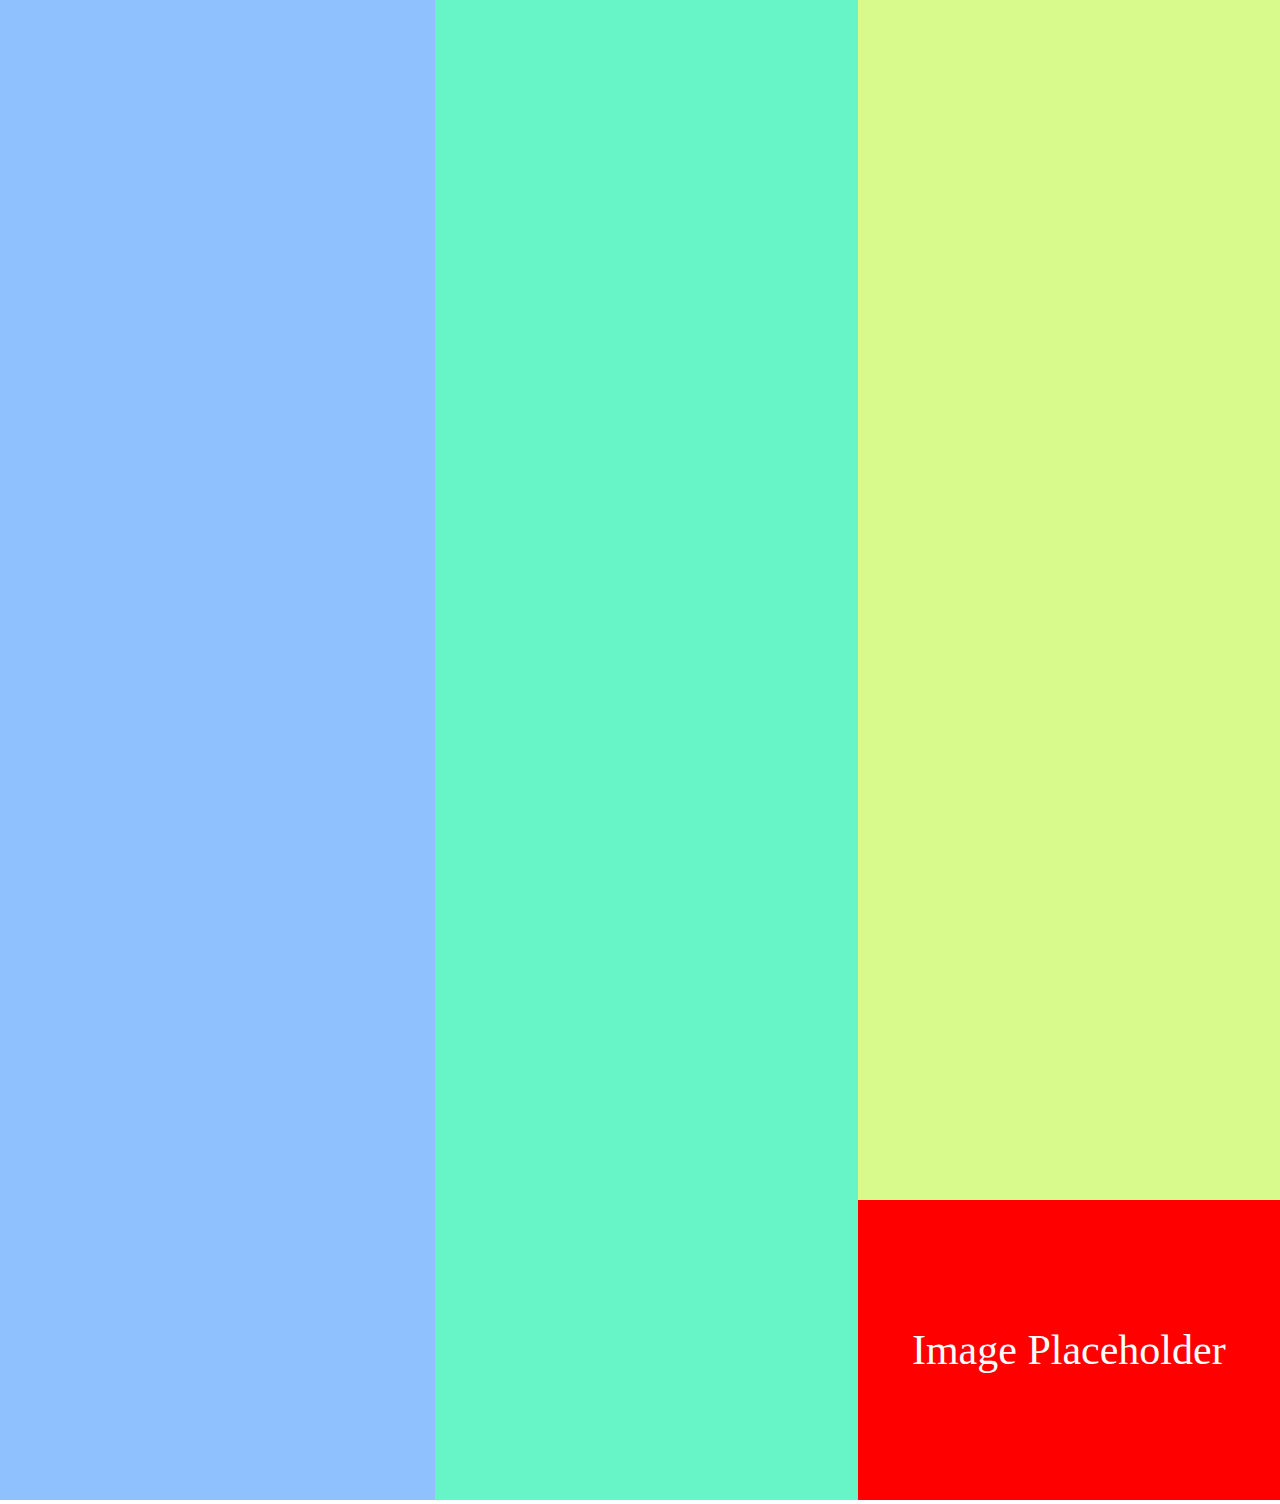
<file: second/index.html>
<!DOCTYPE html>
<html>
  <head>
    <meta charset="utf-8">
    <title>Second</title>
    <link rel="stylesheet" type="text/css" href="style.css" />
  </head>
  <body>
    <div id="left"></div>
    <div id="center"></div>
    <div class="container">
      <div id="top"></div>
      <div id="bottom">Image Placeholder</div>
    </div>
  </body>
</html>
</file>
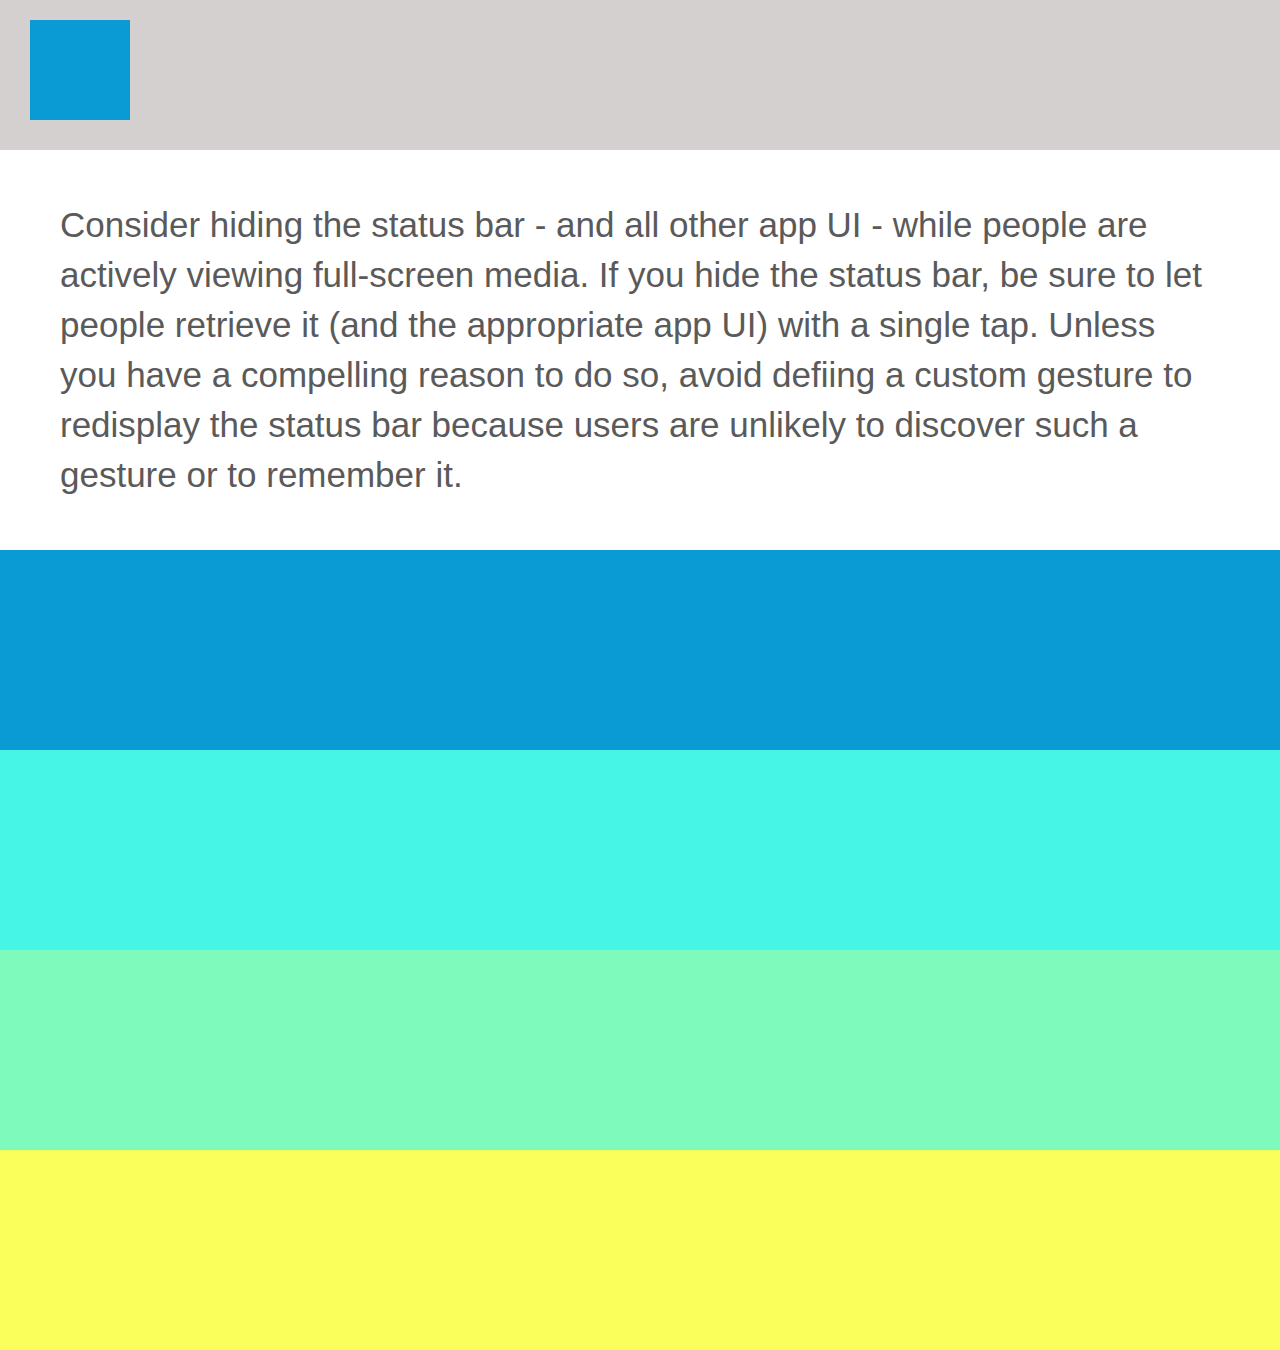
<file: third/index.html>
<!DOCTYPE html>
<html>
  <head>
    <meta charset="utf-8">
    <title></title>
    <link rel="stylesheet" type="text/css" href="style.css" />
  </head>
  <body>
    <div class="top sect">
      <div id=box></div>
    </div>
    <div class="text sect">
      <p>
        Consider hiding the status bar - and all other app UI - while people are actively
        viewing full-screen media. If you hide the status bar, be sure to let people
        retrieve it (and the appropriate app UI) with a single tap. Unless you have
        a compelling reason to do so, avoid defiing a custom gesture to redisplay
        the status bar because users are unlikely to discover such a gesture or to
        remember it.
      </p>
    </div>
    <div class="sect" id="blue"></div>
    <div class="sect" id="torq"></div>
    <div class="sect" id="green"></div>
    <div class="sect" id="yellow"></div>
  </body>
</html>
</file>
<file: second/style.css>
body{
  margin: 0;
  text-align: center;
}
#left{
  width: 34%;
  height: 1500px;
  background-color: #90c1ff;
  float: left;

}
#center{
  width: 33%;
  height: 1500px;
  background-color: #67f5c8;
  display: inline-block;

}
.container{
  width: 33%;
  height: 1500px;
  background-color: #d8f98c;
  float: right;
  margin: auto;
  position: relative;

}
.container #bottom{
  width: 100%;
  height: 300px;
  background-color: red;
  font-size: 42px;
  color: white;
  vertical-align: middle;
  line-height: 300px;
  position: absolute;
  bottom: 0;
}
</file>
<file: third/style.css>
body{
  margin: 0;

}
.sect{
  width: 100%;
  height: 200px;
}
.top{
  background-color: #d4d0d0;
  height: 150px;
  box-sizing: border-box;
  padding: 20px 30px;
}
.top #box{
  height: 100px;
  width: 100px;
  background-color: #0a9ad4;
}
.text{
  height: 400px;
  background-color: #fff;
  box-sizing: border-box;
  display: table;
}
.text p{
  text-align: left;
  vertical-align: middle;
  display: table-cell;
  padding: 10px 60px;
  font-size: 35px;
  line-height: 50px;
  font-family: sans-serif;
  color: #5a5a5a;
}
#blue{
  background-color: #0a9ad4;
}
#torq{
  background-color: #46f5e6;
}
#green{
  background-color: #7efbbc;
}
#yellow{
  background-color: rgba(249, 255, 0, 0.64);
}
</file>
